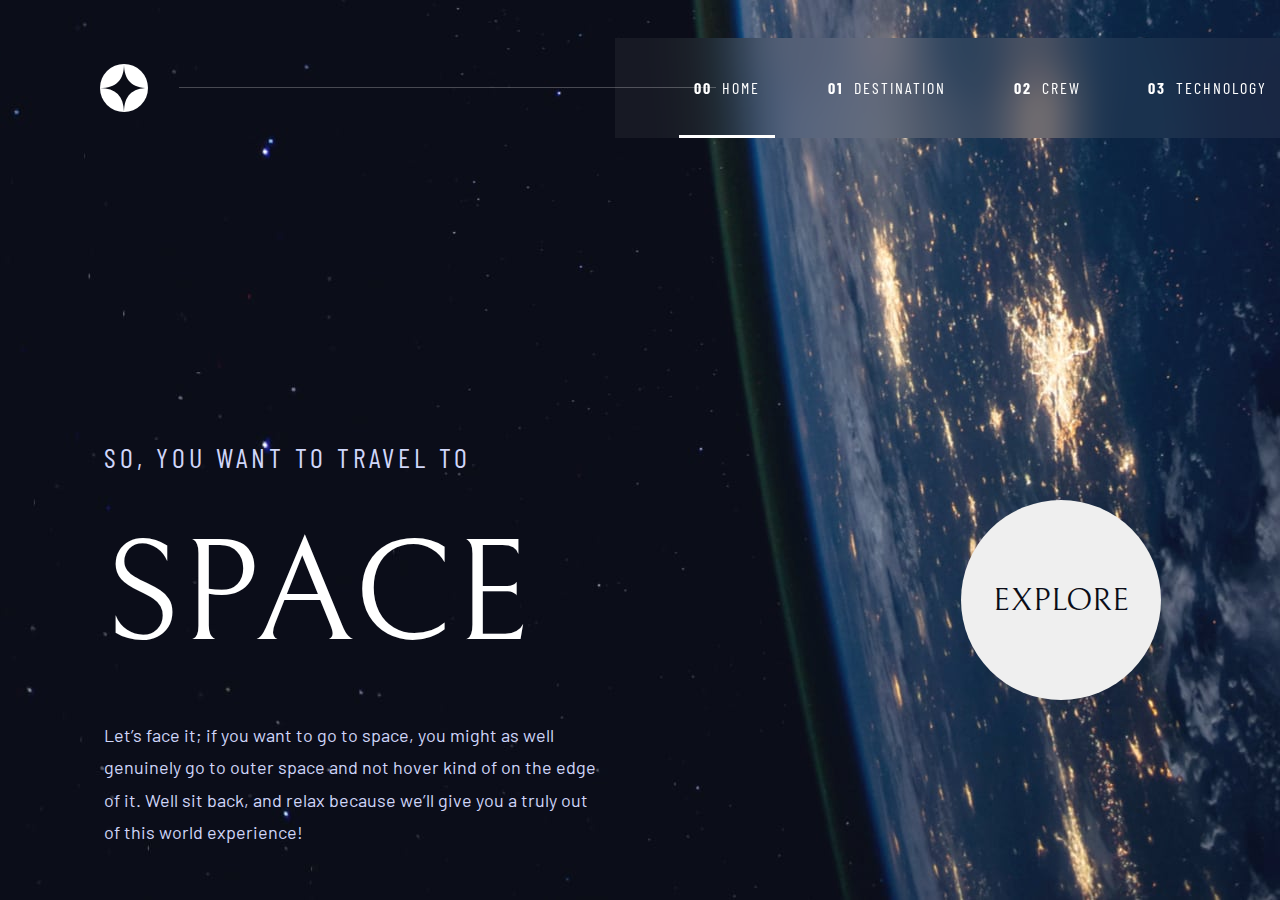
<file: index.html>
<!DOCTYPE html>
<html lang="en">

<head>
  <meta charset="UTF-8">
  <meta name="viewport" content="width=device-width, initial-scale=1.0">

  <link rel="icon" type="image/png" sizes="32x32" href="./assets/favicon-32x32.png">

  <link rel="stylesheet" href="./css-files/home-css.css">

  <link rel="preconnect" href="https://fonts.googleapis.com">
  <link rel="preconnect" href="https://fonts.gstatic.com" crossorigin>
  <link href="https://fonts.googleapis.com/css2?family=Bellefair&display=swap" rel="stylesheet">
  <link href="https://fonts.googleapis.com/css2?family=Barlow&display=swap" rel="stylesheet">
  <link href="https://fonts.googleapis.com/css2?family=Barlow+Condensed:wght@100;400&display=swap" rel="stylesheet">

  <title>Space Tourism Website by Jaime Contemprato</title>
</head>

<body>
  <header>
    <img src="./assets/shared/logo.svg" class="header-img">
    <hr>
    </hr>

    <nav id="mobile-nav-bar">
      <div id="close-nav" onclick="closeMobileNav()"></div>
      <ul>
        <li><a href="#" class="nav-link barlow-condensed-font text-preset-8 active"><span
              class="barlow-condensed-font text-preset-8-bold nav-number">00</span> HOME</a></li>
        <li><a href="destination.html" class="nav-link barlow-condensed-font text-preset-8"><span
              class="barlow-condensed-font text-preset-8-bold nav-number">01</span> DESTINATION</a></li>
        <li><a href="crew.html" class="nav-link barlow-condensed-font text-preset-8"><span
              class="barlow-condensed-font text-preset-8-bold nav-number">02</span> CREW</a></li>
        <li><a href="technology.html" class="nav-link barlow-condensed-font text-preset-8"><span
              class="barlow-condensed-font text-preset-8-bold nav-number">03</span> TECHNOLOGY</a></li>
      </ul>
    </nav>

    <nav class="nav-bar">
      <div id="toggle-nav" onclick="toggleMobileNav()"></div>
      <ul>
        <li class="active"><a href="#" class="nav-link barlow-condensed-font text-preset-8"><span
              class="barlow-condensed-font text-preset-8-bold nav-number">00</span> HOME</a></li>
        <li><a href="destination.html" class="nav-link barlow-condensed-font text-preset-8"><span
              class="barlow-condensed-font text-preset-8-bold nav-number">01</span> DESTINATION</a></li>
        <li><a href="crew.html" class="nav-link barlow-condensed-font text-preset-8"><span
              class="barlow-condensed-font text-preset-8-bold nav-number">02</span> CREW</a></li>
        <li><a href="technology.html" class="nav-link barlow-condensed-font text-preset-8"><span
              class="barlow-condensed-font text-preset-8-bold nav-number">03</span> TECHNOLOGY</a></li>
      </ul>
    </nav>
  </header>

  <main>
    <section class="main-text">
      <h1 class="sr-only">Space Tourism Website</h1>
      <p class="barlow-condensed-font text-preset-6 home-text text-1">So, you want to travel to</p>
      <p class="barlow-condensed-font text-preset-5 home-text text-2">So, you want to travel to</p>
      <p class="bellefair-font text-preset-1 home-text">Space</p>
      <p class="barlow-font text-preset-9 home-text">Let’s face it; if you want to go to space, you might as well genuinely go to
        outer space and not hover kind of on the edge of it. Well sit back, and relax
        because we’ll give you a truly out of this world experience!
      </p>
    </section>
    <section class="main-button">
      <h1 class="sr-only">Space Tourism Website</h1>
      <div id="button-aura"></div>
      <a href="destination.html">
        <button id="explore-btn" onselect="showButtonAura()"><span class="bellefair-font text-preset-4">Explore</span></button>
      </a>
    </section>
  </main>

  <script src="./javascript-files/home-js.js"></script>
</body>

</html>
</file>
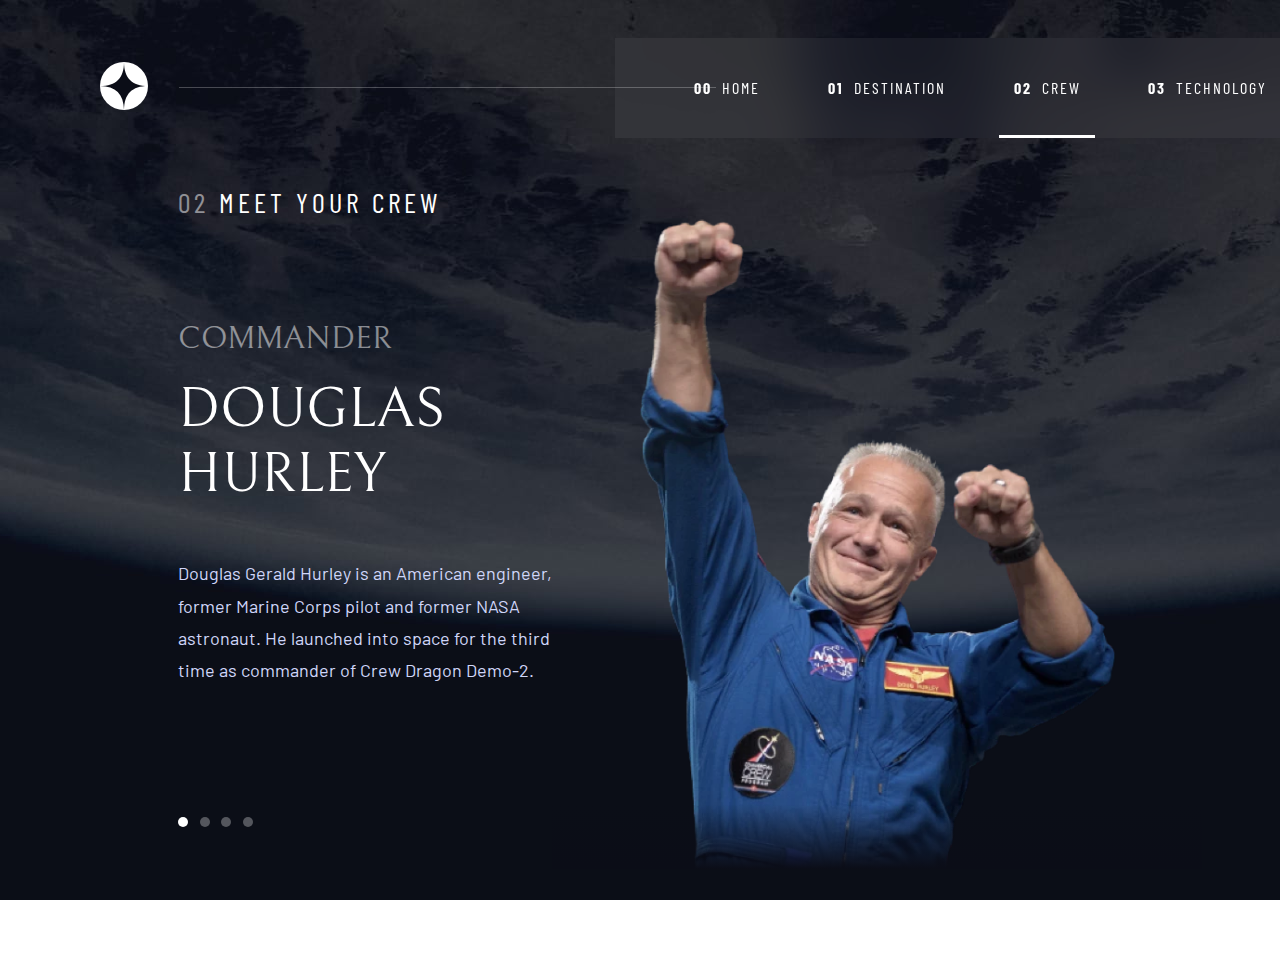
<file: crew.html>
<!DOCTYPE html>
<html lang="en">

<head>
  <meta charset="UTF-8">
  <meta name="viewport" content="width=device-width, initial-scale=1.0">

  <link rel="icon" type="image/png" sizes="32x32" href="./assets/favicon-32x32.png">

  <link rel="stylesheet" href="./css-files/crew-css.css">

  <link rel="preconnect" href="https://fonts.googleapis.com">
  <link rel="preconnect" href="https://fonts.gstatic.com" crossorigin>
  <link href="https://fonts.googleapis.com/css2?family=Bellefair&display=swap" rel="stylesheet">
  <link href="https://fonts.googleapis.com/css2?family=Barlow&display=swap" rel="stylesheet">
  <link href="https://fonts.googleapis.com/css2?family=Barlow+Condensed:wght@100;400&display=swap" rel="stylesheet">

  <title>Space Tourism Website by Jaime Contemprato</title>
</head>

<body>
  <header>
    <a href="index.html"><img src="./assets/shared/logo.svg" class="header-img"></a>
    <hr>
    </hr>

    <nav id="mobile-nav-bar">
      <div id="close-nav" onclick="closeMobileNav()"></div>
      <ul>
        <li><a href="index.html" class="nav-link barlow-condensed-font text-preset-8"><span
              class="barlow-condensed-font text-preset-8-bold nav-number">00</span> HOME</a></li>
        <li><a href="destination.html" class="nav-link barlow-condensed-font text-preset-8"><span
              class="barlow-condensed-font text-preset-8-bold nav-number">01</span> DESTINATION</a></li>
        <li><a href="#" class="nav-link barlow-condensed-font text-preset-8 active"><span
              class="barlow-condensed-font text-preset-8-bold nav-number">02</span> CREW</a></li>
        <li><a href="technology.html" class="nav-link barlow-condensed-font text-preset-8"><span
              class="barlow-condensed-font text-preset-8-bold nav-number">03</span> TECHNOLOGY</a></li>
      </ul>
    </nav>

    <nav class="nav-bar">
      <div id="toggle-nav" onclick="toggleMobileNav()"></div>
      <ul>
        <li><a href="index.html" class="nav-link barlow-condensed-font text-preset-8"><span
              class="barlow-condensed-font text-preset-8-bold nav-number">00</span> HOME</a></li>
        <li><a href="destination.html" class="nav-link barlow-condensed-font text-preset-8"><span
              class="barlow-condensed-font text-preset-8-bold nav-number">01</span> DESTINATION</a></li>
        <li class="active"><a href="#" class="nav-link barlow-condensed-font text-preset-8"><span
              class="barlow-condensed-font text-preset-8-bold nav-number">02</span> CREW</a></li>
        <li><a href="technology.html" class="nav-link barlow-condensed-font text-preset-8"><span
              class="barlow-condensed-font text-preset-8-bold nav-number">03</span> TECHNOLOGY</a></li>
      </ul>
    </nav>
  </header>

  <main>
    <p class="barlow-condensed-font text-preset-6 center-text text-1"><span class="half-opacity">02</span> Meet your crew</p>
    <p class="barlow-condensed-font text-preset-5 text-2"><span class="half-opacity">02</span> Meet your crew</p>

    <div class="crew-flex">
      <div class="crew-flex-2">
        <div class="crew-identity">
          <p class="bellefair-font text-preset-3 center-text half-opacity text-1" id="crew-role1"></p>
          <p class="bellefair-font text-preset-4 center-text half-opacity text-2" id="crew-role2"></p>
          <p class="bellefair-font text-preset-3 center-text" id="crew-name"></p>
        </div>
        <p class="barlow-font text-preset-9 crew-description center-text" id="crew-description"></p>
        <div class="crew-buttons"> 
          <button class="crew-btn" id="crew-btn1" onclick="getCrew1Data()"><span class="sr-only">1</span></button>
          <button class="crew-btn" id="crew-btn2" onclick="getCrew2Data()"><span class="sr-only">2</span></button>
          <button class="crew-btn" id="crew-btn3" onclick="getCrew3Data()"><span class="sr-only">3</span></button>
          <button class="crew-btn" id="crew-btn4" onclick="getCrew4Data()"><span class="sr-only">4</span></button>
        </div>
      </div>
      <div class="crew-flex-3">
        <div id="crew-image"></div>
      </div>
    </div>
  </main>
  
  <script src="./javascript-files/crew-js.js"></script>
</body>

</html>
</file>
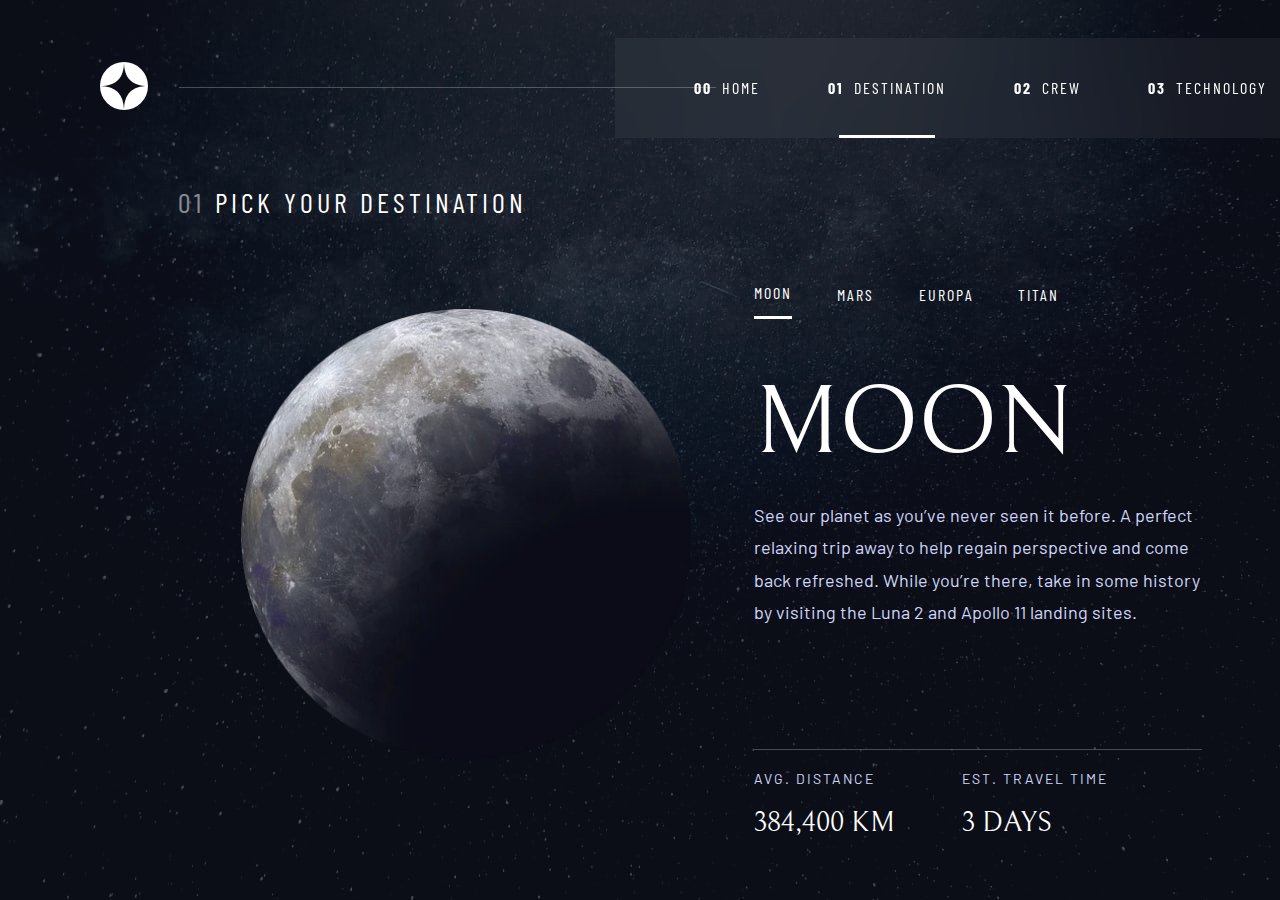
<file: destination.html>
<!DOCTYPE html>
<html lang="en">

<head>
  <meta charset="UTF-8">
  <meta name="viewport" content="width=device-width, initial-scale=1.0">

  <link rel="icon" type="image/png" sizes="32x32" href="./assets/favicon-32x32.png">

  <link rel="stylesheet" href="./css-files/destination-css.css">

  <link rel="preconnect" href="https://fonts.googleapis.com">
  <link rel="preconnect" href="https://fonts.gstatic.com" crossorigin>
  <link href="https://fonts.googleapis.com/css2?family=Bellefair&display=swap" rel="stylesheet">
  <link href="https://fonts.googleapis.com/css2?family=Barlow&display=swap" rel="stylesheet">
  <link href="https://fonts.googleapis.com/css2?family=Barlow+Condensed:wght@100;400&display=swap" rel="stylesheet">

  <title>Space Tourism Website by Jaime Contemprato</title>
</head>

<body>
  <header>
    <a href="index.html"><img src="./assets/shared/logo.svg" class="header-img"></a>
    <hr>
    </hr>

    <nav id="mobile-nav-bar">
      <div id="close-nav" onclick="closeMobileNav()"></div>
      <ul>
        <li><a href="index.html" class="nav-link barlow-condensed-font text-preset-8"><span
              class="barlow-condensed-font text-preset-8-bold nav-number">00</span> HOME</a></li>
        <li><a href="#" class="nav-link barlow-condensed-font text-preset-8 active"><span
              class="barlow-condensed-font text-preset-8-bold nav-number">01</span> DESTINATION</a></li>
        <li><a href="crew.html" class="nav-link barlow-condensed-font text-preset-8"><span
              class="barlow-condensed-font text-preset-8-bold nav-number">02</span> CREW</a></li>
        <li><a href="technology.html" class="nav-link barlow-condensed-font text-preset-8"><span
              class="barlow-condensed-font text-preset-8-bold nav-number">03</span> TECHNOLOGY</a></li>
      </ul>
    </nav>

    <nav class="nav-bar">
      <div id="toggle-nav" onclick="toggleMobileNav()"></div>
      <ul>
        <li><a href="index.html" class="nav-link barlow-condensed-font text-preset-8"><span
              class="barlow-condensed-font text-preset-8-bold nav-number">00</span> HOME</a></li>
        <li class="active"><a href="#" class="nav-link barlow-condensed-font text-preset-8"><span
              class="barlow-condensed-font text-preset-8-bold nav-number">01</span> DESTINATION</a></li>
        <li><a href="crew.html" class="nav-link barlow-condensed-font text-preset-8"><span
              class="barlow-condensed-font text-preset-8-bold nav-number">02</span> CREW</a></li>
        <li><a href="technology.html" class="nav-link barlow-condensed-font text-preset-8"><span
              class="barlow-condensed-font text-preset-8-bold nav-number">03</span> TECHNOLOGY</a></li>
      </ul>
    </nav>
  </header>

  <main>
    <p class="barlow-condensed-font text-preset-6 center-text text-1"><span class="destination-number">01</span> Pick your destination</p>
    <p class="barlow-condensed-font text-preset-5 text-2"><span class="destination-number">01</span> Pick your destination</p>

    <div class="destination-flex">
      <div id="destination-planet"></div>

      <div class="destination-flex-2">
        <div class="destination-choices">
          <button class="barlow-condensed-font text-preset-8 destination-choice" onclick="getMoonData()" id="moon-btn">Moon</button>
          <button class="barlow-condensed-font text-preset-8 destination-choice" onclick="getMarsData()" id="mars-btn">Mars</button>
          <button class="barlow-condensed-font text-preset-8 destination-choice" onclick="getEuropaData()" id="europa-btn">Europa</button>
          <button class="barlow-condensed-font text-preset-8 destination-choice" onclick="getTitanData()" id="titan-btn">Titan</button>
        </div>
        <p class="bellefair-font text-preset-2 center-text" id="destination-name"></p>
        <p class="barlow-font text-preset-9 center-text destination-text" id="destination-description"></p>
        <hr class="destination-hr"></hr>
        <div class="destination-calcs-main">
          <div class="destination-calcs">
            <p class="barlow-font text-preset-7 center-text">Avg. Distance</p>
            <p class="bellefair-font text-preset-6-desktop center-text" id="destination-distance"></p>
          </div>
          <div class="destination-calcs">
            <p class="barlow-font text-preset-7 center-text">Est. Travel Time</p>
            <p class="bellefair-font text-preset-6-desktop center-text" id="destination-time"></p>
          </div>
        </div>
      </div>
    </div>
  </main>
  
  <script src="./javascript-files/destination-js.js"></script>
</body>

</html>
</file>
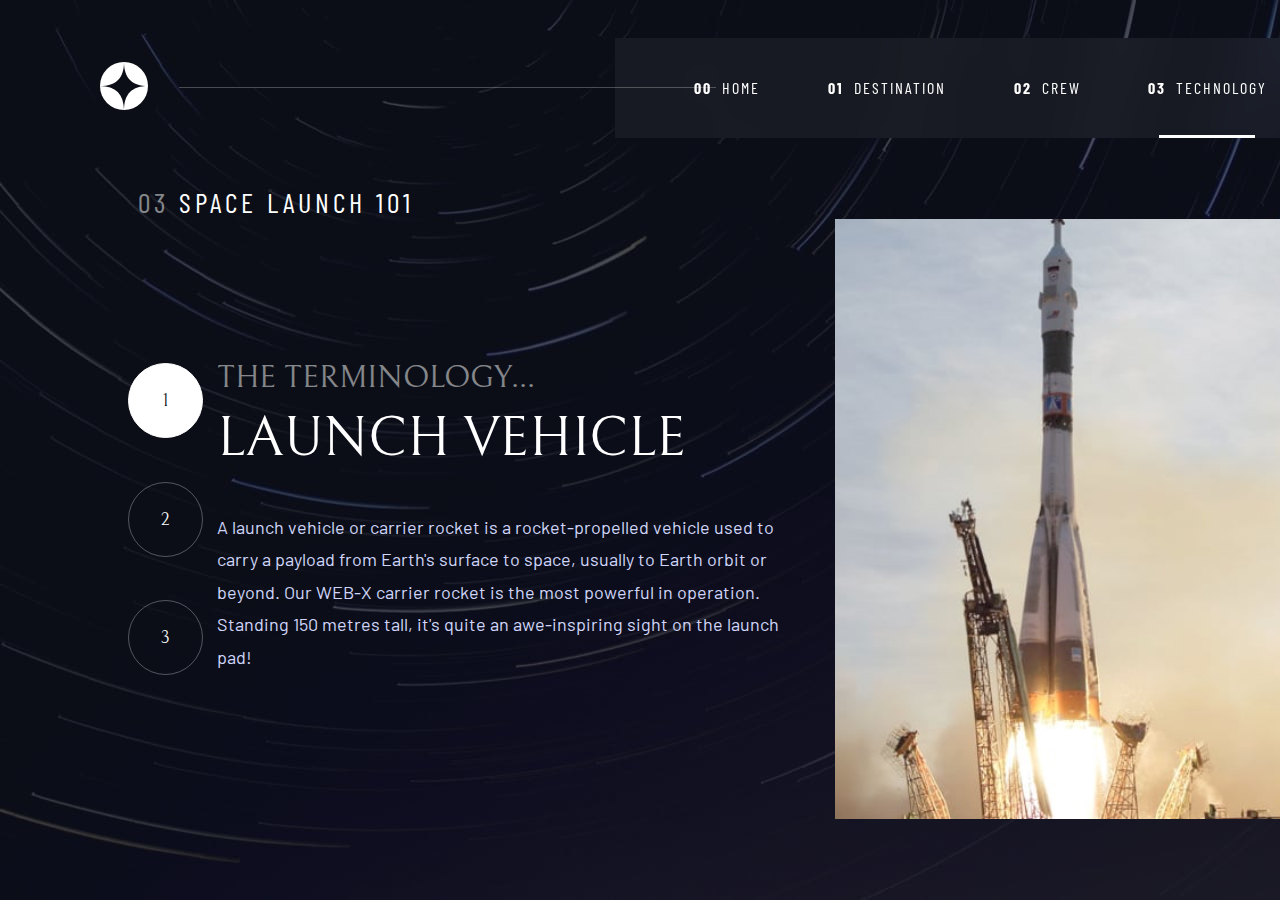
<file: technology.html>
<!DOCTYPE html>
<html lang="en">

<head>
  <meta charset="UTF-8">
  <meta name="viewport" content="width=device-width, initial-scale=1.0">

  <link rel="icon" type="image/png" sizes="32x32" href="./assets/favicon-32x32.png">

  <link rel="stylesheet" href="./css-files/technology-css.css">

  <link rel="preconnect" href="https://fonts.googleapis.com">
  <link rel="preconnect" href="https://fonts.gstatic.com" crossorigin>
  <link href="https://fonts.googleapis.com/css2?family=Bellefair&display=swap" rel="stylesheet">
  <link href="https://fonts.googleapis.com/css2?family=Barlow&display=swap" rel="stylesheet">
  <link href="https://fonts.googleapis.com/css2?family=Barlow+Condensed:wght@100;400&display=swap" rel="stylesheet">

  <title>Space Tourism Website by Jaime Contemprato</title>
</head>

<body>
  <header>
    <a href="index.html"><img src="./assets/shared/logo.svg" class="header-img"></a>
    <hr>
    </hr>

    <nav id="mobile-nav-bar">
      <div id="close-nav" onclick="closeMobileNav()"></div>
      <ul>
        <li><a href="index.html" class="nav-link barlow-condensed-font text-preset-8"><span
              class="barlow-condensed-font text-preset-8-bold nav-number">00</span> HOME</a></li>
        <li><a href="destination.html" class="nav-link barlow-condensed-font text-preset-8"><span
              class="barlow-condensed-font text-preset-8-bold nav-number">01</span> DESTINATION</a></li>
        <li><a href="crew.html" class="nav-link barlow-condensed-font text-preset-8"><span
              class="barlow-condensed-font text-preset-8-bold nav-number">02</span> CREW</a></li>
        <li><a href="#" class="nav-link barlow-condensed-font text-preset-8 active"><span
              class="barlow-condensed-font text-preset-8-bold nav-number">03</span> TECHNOLOGY</a></li>
      </ul>
    </nav>

    <nav class="nav-bar">
      <div id="toggle-nav" onclick="toggleMobileNav()"></div>
      <ul>
        <li><a href="index.html" class="nav-link barlow-condensed-font text-preset-8"><span
              class="barlow-condensed-font text-preset-8-bold nav-number">00</span> HOME</a></li>
        <li><a href="destination.html" class="nav-link barlow-condensed-font text-preset-8"><span
              class="barlow-condensed-font text-preset-8-bold nav-number">01</span> DESTINATION</a></li>
        <li><a href="crew.html" class="nav-link barlow-condensed-font text-preset-8"><span
              class="barlow-condensed-font text-preset-8-bold nav-number">02</span> CREW</a></li>
        <li class="active"><a href="#" class="nav-link barlow-condensed-font text-preset-8"><span
              class="barlow-condensed-font text-preset-8-bold nav-number">03</span> TECHNOLOGY</a></li>
      </ul>
    </nav>
  </header>

  <main>
    <p class="barlow-condensed-font text-preset-6 center-text text-1"><span class="half-opacity">03</span> Space launch 101</p>
    <p class="barlow-condensed-font text-preset-5 text-2"><span class="half-opacity">03</span> Space launch 101</p>
    <div class="tech-flex">
      <div id="tech-image"></div>
      <div class="tech-buttons"> 
        <button class="tech-btn bellefair-font text-preset-4-btn" id="tech-btn1" onclick="getTech1Data()"><span>1</span></button>
        <button class="tech-btn bellefair-font text-preset-4-btn" id="tech-btn2" onclick="getTech2Data()"><span>2</span></button>
        <button class="tech-btn bellefair-font text-preset-4-btn" id="tech-btn3" onclick="getTech3Data()"><span>3</span></button>
      </div>
      <div class="tech-flex-2">
        <div class="tech-terminology">
          <p class="bellefair-font text-preset-4 center-text half-opacity">The terminology...</p>
          <p class="bellefair-font text-preset-3 center-text" id="tech-name"></p>
        </div>
        <p class="barlow-font text-preset-9 tech-description center-text" id="tech-description"></p>
      </div>
    </div>
  </main>
  
  <script src="./javascript-files/technology-js.js"></script>
</body>

</html>
</file>
<file: css-files/home-css.css>
/* VARIABLES */
:root {
    --blue-900: #0B0D17;
    --blue-300: #D0D6F9;
    --white: #FFFFFF;
    --white-transparent: rgba(255, 255, 255, 0.05);
    --white-semi-transparent: rgba(255, 255, 255, 0.3);
}

/* REMOVE PADDING AND MARGIN */
* {
    margin: 0;
    padding: 0;
    box-sizing: border-box;
}

/* SCREEN READER */
.sr-only {
    position: absolute;
    width: 1px;
    height: 1px;
    padding: 0;
    margin: -1px;
    overflow: hidden;
    clip: rect(0, 0, 0, 0);
    white-space: nowrap;
    border: 0;
}

/* FONTS */
.bellefair-font {
    font-family: "Bellefair", serif;
    font-weight: 400;
    font-style: normal;
    color: var(--white);
}

.barlow-font {
    font-family: "Barlow", sans-serif;
    font-weight: 400;
    font-style: normal;
    color: var(--white);
}

.barlow-condensed-font {
    font-family: "Barlow Condensed", sans-serif;
    font-weight: 400;
    font-style: normal;
    color: var(--white);
}

/* TEXT PRESETS */
.text-preset-1 {
    font-size: 5rem;
    line-height: normal;
    letter-spacing: 0px;
    text-transform: uppercase;
}

.text-preset-2 {
    font-size: 3.5rem;
    line-height: normal;
    letter-spacing: 0px;
}

.text-preset-3 {
    font-size: 1.5rem;
    line-height: normal;
    letter-spacing: 0px;
}

.text-preset-4 {
    font-size: 1.125rem;
    line-height: normal;
    letter-spacing: 0px;
    color: var(--blue-900);
    text-transform: uppercase;
}

.text-preset-5 {
    /* USED STARTING FROM TABLET */
    font-size: 1.25rem;
    line-height: normal;
    letter-spacing: 4px;
    color: var(--blue-300);
    text-transform: uppercase;
}

.text-preset-6 {
    font-size: 1rem;
    line-height: normal;
    letter-spacing: 3px;
    color: var(--blue-300);
    text-transform: uppercase;
}

.text-preset-7 {
    /* USED STARTING FROM DESKTOP */
    font-size: 0.875rem;
    line-height: normal;
    letter-spacing: 2px;
}

.text-preset-8 {
    font-size: 0.875rem;
    line-height: normal;
    letter-spacing: 2px;
}

.text-preset-8-bold {
    /* USED STARTING FROM DESKTOP */
    font-size: 1rem;
    font-weight: bold;
    line-height: normal;
    letter-spacing: 2px;
}

.text-preset-9 {
    font-size: 0.938rem;
    line-height: 180%;
    letter-spacing: 0px;
    color: var(--blue-300);
}

body {
    background: url(../assets/home/background-home-mobile.jpg) no-repeat center center fixed;
    background-size: cover;
    height: 100%;
    color: var(--white);
    overflow-x: hidden;
    min-width: fit-content;
}

/* HOMEPAGE ELEMENTS */
header {
    display: flex;
    margin: 50px 0;
    padding-left: 50px;
    align-items: center;
    height: 75px;
    width: 100vw;
}

.nav-bar {
    right: 5%;
    position: fixed;

    .nav-number {
        margin-right: 10px;
    }

    ul {
        height: 100px;
        width: 50vw;
        display: flex;

        @media only screen and (max-width: 599px) {
            display: none;
        }
    }

    li {
        margin-left: 10%;
        list-style: none;
    }

    li a {
        display: block;
        height: 100px;
        text-decoration: none;
        display: flex;
        align-items: center;
        justify-content: center;
        transition: 3s;
    }

    @media only screen and (max-width: 599px) {
        #toggle-nav {
            width: 50px;
            height: 50px;
            background-image: url(../assets/shared/icon-hamburger.svg);
            background-repeat: no-repeat;
            background-position: center;
        }

        #toggle-nav:hover {
            cursor: pointer;
        }
    }
}

/* MOBILE NAV BAR */
@media only screen and (max-width: 599px) {
    .text-2 {
        display: none;
    }

    #mobile-nav-bar {
        z-index: 1;
        position: fixed;
        right: 0;
        top: 0;
        width: 65%;
        transform: translateX(100%);
        height: 100%;
        background-color: var(--white-transparent);
        backdrop-filter: blur(25px);
        transition: 0.5s;
    }

    .nav-number {
        margin-right: 10px;
    }

    ul {
        margin-top: 150px;
        display: block;
    }

    li {
        margin-left: 10%;
        list-style: none;
    }

    li a {
        display: block;
        height: 25px;
        text-decoration: none;
        display: flex;
        margin: 25px 0;
        transition: 0.3s;
        border-right: 0px solid var(--white-transparent);
    }

    li a:not(.active):hover {
        border-right: 4px solid var(--white-semi-transparent);
    }

    .active {
        border-right: 4px solid var(--white);
    }

    #close-nav {
        width: 50px;
        height: 50px;
        position: fixed;
        right: 5%;
        top: 2%;
        background-image: url(../assets/shared/icon-close.svg);
        background-repeat: no-repeat;
        background-position: center;
    }

    #close-nav:hover {
        cursor: pointer;
    }
}

hr {
    border: none;
}

.main-text {
    width: 85vw;
    height: 400px;
    margin: 50px auto;
}

.home-text {
    text-align: center;
    margin-top: 40px;
}

.main-button {
    width: 50vw;
    margin: 100px auto;
    display: flex;
    justify-content: center;
    align-items: center;
}

.main-button>a>button {
    width: 150px;
    height: 150px;
    border-radius: 50%;
    border: none;
    cursor: pointer;
}

#button-aura {
    width: 300px;
    height: 300px;
    border-radius: 50%;
    border: none;
    background-color: var(--white-transparent);
    background-position: center;
    position: absolute;
    z-index: -1;
    transition: 0.5s;
    opacity: 0;
}

@media only screen and (min-width: 600px) {
    /* TABLETS ONWARDS */
    #mobile-nav-bar {
        display: none;
    }

    .text-1 {
        display: none;
    }

    /* BODY */
    body {
        background: url(../assets/home/background-home-tablet.jpg) no-repeat center center fixed;
        background-size: cover;
        height: 100%;
    }

    /* TEXT PRESETS */
    .text-preset-1 {
        font-size: 9rem;
        line-height: normal;
        letter-spacing: 0px;
    }

    .text-preset-2 {
        font-size: 5rem;
        line-height: normal;
        letter-spacing: 0px;
    }

    .text-preset-3 {
        font-size: 2.5rem;
        line-height: normal;
        letter-spacing: 0px;
    }

    .text-preset-4 {
        font-size: 1.5rem;
        line-height: normal;
        letter-spacing: 0px;
    }

    .text-preset-6 {
        font-size: 1.75rem;
        line-height: normal;
        letter-spacing: 0px;
    }

    .text-preset-8 {
        font-size: 1rem;
        line-height: normal;
        letter-spacing: 2px;
    }

    .text-preset-9 {
        font-size: 1rem;
        line-height: 180%;
        letter-spacing: 0px;
    }

    /* DESIGN */
    header {
        display: flex;
        margin: 10px 0;
        align-items: center;
        height: 75px;
        width: 100vw;
    }

    main {
        margin-top: 80px;
    }

    .nav-bar {
        right: 0;
        position: fixed;
        background-color: var(--white-transparent);
        backdrop-filter: blur(25px);

        .nav-number {
            margin-right: 10px;
        }

        ul {
            height: 100px;
            width: 75vw;
            display: flex;
            flex-direction: row;
            justify-content: end;
            margin-right: 25px;
        }

        li {
            width: 15%;
            list-style: none;
        }

        li:not(.active):after {
            /* HOVER EFFECT 1 */
            content: '';
            display: block;
            margin: auto;
            height: 2px;
            width: 0px;
            background: transparent;
            transition: width .5s ease, background-color .5s ease;
        }

        li:not(.active):hover:after {
            /* HOVER EFFECT 2 */
            width: 100%;
            background: var(--white);
        }

        li a {
            display: block;
            height: 100px;
            text-decoration: none;
            display: flex;
            align-items: center;
            justify-content: center;
            transition: 3s;
        }

        .active {
            border-bottom: 3px solid var(--white);
        }
    }

    .main-button>a>button {
        width: 200px;
        height: 200px;
        border-radius: 50%;
        border: none;
        cursor: pointer;
    }
    
    #button-aura {
        width: 400px;
        height: 400px;
        border-radius: 50%;
        border: none;
        background-color: var(--white-transparent);
        background-position: center;
        position: absolute;
        z-index: -1;
        transition: 0.5s;
        opacity: 0;
    }
}

@media only screen and (min-width: 1025px) {

    /* DESKTOPS ONWARDS */
    /* BODY */
    body {
        background: url(../assets/home/background-home-desktop.jpg) no-repeat center center fixed;
        background-size: cover;
        height: 100%;
    }

    /* TEXT PRESETS */
    .text-preset-2 {
        font-size: 6rem;
        line-height: normal;
        letter-spacing: 0px;
    }

    .text-preset-3 {
        font-size: 3.5rem;
        line-height: normal;
        letter-spacing: 0px;
    }

    .text-preset-4 {
        font-size: 2rem;
        line-height: normal;
        letter-spacing: 0px;
    }

    .text-preset-5 {
        font-size: 1.75rem;
        line-height: normal;
        letter-spacing: 4px;
    }

    .text-preset-6 {
        font-size: 1.75rem;
        line-height: normal;
        letter-spacing: 0px;
    }

    .text-preset-8 {
        font-size: 1rem;
        line-height: normal;
        letter-spacing: 2px;
    }

    .text-preset-9 {
        font-size: 1.125rem;
        line-height: 180%;
        letter-spacing: 0px;
    }

    /* DESIGN */
    header {
        display: flex;
        margin: 50px 50px;
        align-items: center;
        height: 75px;
        width: 100vw;
    }

    .nav-bar {
        right: 0;
        position: fixed;
        background-color: var(--white-transparent);
        backdrop-filter: blur(25px);

        .nav-number {
            margin-right: 10px;
        }

        ul {
            height: 100px;
            width: 50vw;
            display: flex;
            flex-direction: row;
        }

        li {
            margin-left: 10%;
            list-style: none;
        }

        li:not(.active):after {
            /* HOVER EFFECT 1 */
            content: '';
            display: block;
            margin: auto;
            height: 2px;
            width: 0px;
            background: transparent;
            transition: width .5s ease, background-color .5s ease;
        }

        li:not(.active):hover:after {
            /* HOVER EFFECT 2 */
            width: 100%;
            background: var(--white);
        }
        
        li a {
            display: block;
            height: 100px;
            text-decoration: none;
            display: flex;
            align-items: center;
            justify-content: center;
            transition: 3s;
        }

        .active {
            border-bottom: 3px solid var(--white);
        }
    }

    hr {
        border: none;
        border-top: 1px solid #FFFFFF;
        opacity: 25%;
        width: 42vw;
        margin-left: 2.5%;
        z-index: 1;
        float: left;
    }

    main {
        margin-top: 25vh;
        display: flex;
    }

    .main-text {
        margin-left: 7.5%;
        width: 50vw;
    }

    .main-button {
        bottom: 0;
        right: 0;
    }

    .home-text {
        text-align: left;
        margin-top: 40px;
        width: 25vw;
        min-width: 500px;
    }
}
</file>
<file: css-files/crew-css.css>
/* VARIABLES */
:root {
    --blue-900: #0B0D17;
    --blue-300: #D0D6F9;
    --white: #FFFFFF;
    --white-transparent: rgba(255, 255, 255, 0.05);
    --white-semi-transparent: rgba(255, 255, 255, 0.3);
    --white-half-transparent: rgba(255, 255, 255, 0.6);
}

/* REMOVE PADDING AND MARGIN */
* { 
    margin: 0; 
    padding: 0; 
    box-sizing: border-box; 
} 

/* SCREEN READER */
.sr-only {
    position: absolute;
    width: 1px;
    height: 1px;
    padding: 0;
    margin: -1px;
    overflow: hidden;
    clip: rect(0, 0, 0, 0);
    white-space: nowrap;
    border: 0;
}

/* FONTS */
.bellefair-font {
    font-family: "Bellefair", serif;
    font-weight: 400;
    font-style: normal;
    color: var(--white);
}  

.barlow-font {
    font-family: "Barlow", sans-serif;
    font-weight: 400;
    font-style: normal;
    color: var(--white);
}

.barlow-condensed-font {
    font-family: "Barlow Condensed", sans-serif;
    font-weight: 400;
    font-style: normal;
    color: var(--white);
  }  

/* TEXT PRESETS */
.text-preset-1 {
    font-size: 5rem;
    line-height: normal;
    letter-spacing: 0px;
    text-transform: uppercase;
}

.text-preset-2 {
    font-size: 3.5rem;
    line-height: normal;
    letter-spacing: 0px;
}

.text-preset-3 {
    font-size: 1.5rem;
    line-height: normal;
    letter-spacing: 0px;
    text-transform: uppercase;
}

.text-preset-4 {
    font-size: 1.125rem;
    line-height: normal;
    letter-spacing: 0px;
    color: var(--blue-900);
    text-transform: uppercase;
}

.text-preset-5 { /* USED STARTING FROM TABLET */
    font-size: 1.25rem;
    line-height: normal;
    letter-spacing: 4px;
    text-transform: uppercase;
}

.text-preset-6 {
    font-size: 1rem;
    line-height: normal;
    letter-spacing: 3px;
    text-transform: uppercase;
}

.text-preset-7 { /* USED STARTING FROM DESKTOP */
    font-size: 0.875rem;
    line-height: normal;
    letter-spacing: 2px;
}

.text-preset-8 {
    font-size: 0.875rem;
    line-height: normal;
    letter-spacing: 2px;
}

.text-preset-8-bold { /* USED STARTING FROM DESKTOP */
    font-size: 1rem;
    font-weight: bold;
    line-height: normal;
    letter-spacing: 2px;
}

.text-preset-9 {
    font-size: 0.938rem;
    line-height: 180%;
    letter-spacing: 0px;
    color: var(--blue-300);
}

body {
    background: url(../assets/crew/background-crew-mobile.jpg) no-repeat center center fixed;
    background-size: cover;
    height: 100%;
    color: var(--white);
    overflow-x: hidden;
    min-width: fit-content;
}

/* HOMEPAGE ELEMENTS */
header {
    display: flex;
    margin: 50px 0;
    padding-left: 50px;
    align-items: center;
    height: 75px;
    width: 100vw;
}

.nav-bar {
    right: 5%;
    position: fixed;

    .nav-number {
        margin-right: 10px;
    }
    
    ul {
        height: 100px;
        width: 50vw;
        display: flex;

        @media only screen and (max-width: 599px) {
            display: none;
        }
    }
    
    li {
        margin-left: 10%;
        list-style: none;
    }

    li a {
        display: block;
        height: 100px;
        text-decoration: none;
        display: flex;
        align-items: center;
        justify-content: center;
        transition: 3s;
    }

    @media only screen and (max-width: 599px) {
        #toggle-nav {
            width: 50px;
            height: 50px;
            background-image: url(../assets/shared/icon-hamburger.svg);
            background-repeat: no-repeat;
            background-position: center;
        }

        #toggle-nav:hover {
            cursor: pointer;
        }
    }
}

/* MOBILE NAV BAR */
@media only screen and (max-width: 599px) {
    #mobile-nav-bar {
        z-index: 1;
        position: fixed;
        right: 0;
        top: 0;
        width: 65%;
        transform: translateX(100%);
        height: 100%;
        background-color: var(--white-transparent);
        backdrop-filter: blur(25px);
        transition: 0.5s;
    }

    .nav-number {
        margin-right: 10px;
    }

    ul {
        margin-top: 150px;
        display: block;
    }

    li {
        margin-left: 10%;
        list-style: none;
    }

    li a {
        display: block;
        height: 25px;
        text-decoration: none;
        display: flex;
        margin: 25px 0;
        transition: 0.3s;
        border-right: 0px solid var(--white-transparent);
    }

    li a:not(.active):hover {
        border-right: 4px solid var(--white-semi-transparent);
    }

    .active {
        border-right: 4px solid var(--white);
    }

    #close-nav {
        width: 50px;
        height: 50px;
        position: fixed;
        right: 5%;
        top: 2%;
        background-image: url(../assets/shared/icon-close.svg);
        background-repeat: no-repeat;
        background-position: center;
    }

    #close-nav:hover {
        cursor: pointer;
    }

    .text-2 {
        display: none;
    }
}

hr {
    border: none;
}

main {
    width: 80vw;
    height: 100%;
    margin: 0 auto;
}

.center-text {
    text-align: center;
    margin: 10px 0;
}

.half-opacity {
    opacity: 0.5;
}

.crew-identity {
    margin-top: 50px;
    margin-bottom: 50px;
}

.crew-description {
    height: 110px;  
    width: 80vw;
    margin: 0 auto;
}

.crew-buttons {
    margin: 50px auto;
    width: 30%;
    display: flex;
    flex-direction: row;
    justify-content: space-around;
}

.crew-btn {
    height: 10px;
    width: 10px;
    border-radius: 50%;
    border: none;
    background-color: var(--white-semi-transparent);
    transition: 0.5s;
}

.crew-btn:not(.crew-btn-active):hover {
    background-color: var(--white-half-transparent);
    cursor: pointer;
}

.crew-btn-active {
    height: 10px;
    width: 10px;
    border-radius: 50%;
    border: none;
    background-color: var(--white);
}

#crew-image {
    background-image: linear-gradient(transparent 90%, var(--blue-900) 100%), url(../assets/crew/image-douglas-hurley.webp);
    background-position: center;
    background-size: contain;
    background-repeat: no-repeat;
    height: 350px;
    width: 350px;
    margin: 25px auto;
}

@media only screen and (min-width: 600px) {
    /* TABLETS ONWARDS */
    #mobile-nav-bar {
        display: none;
    }

    .text-1 {
        display: none;
    }

    /* BODY */
    body {
        background: url(../assets/crew/background-crew-tablet.jpg) no-repeat center center fixed;
        background-size: cover;
        height: 100%;
    }

    /* TEXT PRESETS */
    .text-preset-1 {
        font-size: 9rem;
        line-height: normal;
        letter-spacing: 0px;
    }

    .text-preset-2 {
        font-size: 5rem;
        line-height: normal;
        letter-spacing: 0px;
    }

    .text-preset-3 {
        font-size: 2.5rem;
        line-height: normal;
        letter-spacing: 0px;
    }

    .text-preset-4 {
        font-size: 1.5rem;
        line-height: normal;
        letter-spacing: 0px;
        color: var(--white);
        text-transform: uppercase;
    }

    .text-preset-6 {
        font-size: 1.75rem;
        line-height: normal;
        letter-spacing: 0px;
    }

    .text-preset-8 {
        font-size: 1rem;
        line-height: normal;
        letter-spacing: 2px;
    }

    .text-preset-9 {
        font-size: 1rem;
        line-height: 180%;
        letter-spacing: 0px;
    }

    /* DESIGN */
    header {
        display: flex;
        margin: 10px 0;
        align-items: center;
        height: 75px;
        width: 100vw;
    }

    main {
        margin-top: 60px;
    }

    .nav-bar {
        right: 0;
        position: fixed;
        background-color: var(--white-transparent);
        backdrop-filter: blur(25px);

        .nav-number {
            margin-right: 10px;
        }

        ul {
            height: 100px;
            width: 75vw;
            display: flex;
            flex-direction: row;
            justify-content: end;
            margin-right: 25px;
        }

        li {
            width: 15%;
            list-style: none;
        }

        li:not(.active):after {
            /* HOVER EFFECT 1 */
            content: '';
            display: block;
            margin: auto;
            height: 2px;
            width: 0px;
            background: transparent;
            transition: width .5s ease, background-color .5s ease;
        }

        li:not(.active):hover:after {
            /* HOVER EFFECT 2 */
            width: 100%;
            background: var(--white);
        }

        li a {
            display: block;
            height: 100px;
            text-decoration: none;
            display: flex;
            align-items: center;
            justify-content: center;
            transition: 3s;
        }

        .active {
            border-bottom: 3px solid var(--white);
        }
    }

    #crew-image {
        height: 400px;
        width: 400px;
        margin: 25px auto;
    }
}

@media only screen and (min-width: 992px) { /* DESKTOPS ONWARDS */
    /* BODY */
    body {
        background: url(../assets/crew/background-crew-desktop.jpg) no-repeat center center fixed;
        background-size: cover;
        height: 100%;
    }

    /* TEXT PRESETS */
    .text-preset-2 {
        font-size: 6rem;
        line-height: normal;
        letter-spacing: 0px;
    }

    .text-preset-3 {
        font-size: 3.5rem;
        line-height: normal;
        letter-spacing: 0px;
    }

    .text-preset-4 {
        font-size: 2rem;
        line-height: normal;
        letter-spacing: 0px;
    }

    .text-preset-5 { 
        font-size: 1.75rem;
        line-height: normal;
        letter-spacing: 4px;
    }

    .text-preset-8 {
        font-size: 1rem;
        line-height: normal;
        letter-spacing: 2px;
    }

    .text-preset-9 {
        font-size: 1.125rem;
        line-height: 180%;
        letter-spacing: 0px;
    }

    /* DESIGN */
    header {
        display: flex;
        margin: 50px 50px;
        align-items: center;
        height: 75px;
        width: 100vw;
    }
    
    .nav-bar {
        right: 0;
        position: fixed;
        background-color: var(--white-transparent);
        backdrop-filter: blur(25px);

        .nav-number {
            margin-right: 10px;
        }
        
        ul {
            height: 100px;
            width: 50vw;
            display: flex;
            flex-direction: row;
        }
        
        li {
            margin-left: 10%;
            list-style: none;
        }
    
        li:not(.active):after {
            /* HOVER EFFECT 1 */
            content: '';
            display: block;
            margin: auto;
            height: 2px;
            width: 0px;
            background: transparent;
            transition: width .5s ease, background-color .5s ease;
        }

        li:not(.active):hover:after {
            /* HOVER EFFECT 2 */
            width: 100%;
            background: var(--white);
        }
        
        li a {
            display: block;
            height: 100px;
            text-decoration: none;
            display: flex;
            align-items: center;
            justify-content: center;
            transition: 3s;
        }

        .active {
            border-bottom: 3px solid var(--white);
        }
    }
    
    hr {
        border: none;
        border-top: 1px solid #FFFFFF;
        opacity: 25%;
        width: 42vw;
        margin-left: 2.5%;
        z-index: 1;
        float: left;
    }

    .center-text {
        text-align: left;
        margin: 20px 0;
    }

    .crew-description {
        width: 100%;
    }

    .crew-flex {
        display: flex;
        flex-direction: row;
    }

    .crew-flex-2 {
        width: 40vw;
        margin-top: 5%;
    }

    .crew-flex-3 {
        width: 60vw;
    }

    .crew-buttons {
        margin: 150px 0;
        width: 20%;
        display: flex;
        flex-direction: row;
        justify-content: space-between;
    }

    #crew-image {
        height: 650px;
        width: 650px;
        margin: 0 auto;
    }
}
</file>
<file: css-files/destination-css.css>
/* VARIABLES */
:root {
    --blue-900: #0B0D17;
    --blue-300: #D0D6F9;
    --white: #FFFFFF;
    --white-transparent: rgba(255, 255, 255, 0.05);
    --white-semi-transparent: rgba(255, 255, 255, 0.3);
}

/* REMOVE PADDING AND MARGIN */
* { 
    margin: 0; 
    padding: 0; 
    box-sizing: border-box; 
} 

/* SCREEN READER */
.sr-only {
    position: absolute;
    width: 1px;
    height: 1px;
    padding: 0;
    margin: -1px;
    overflow: hidden;
    clip: rect(0, 0, 0, 0);
    white-space: nowrap;
    border: 0;
}

/* FONTS */
.bellefair-font {
    font-family: "Bellefair", serif;
    font-weight: 400;
    font-style: normal;
    color: var(--white);
}  

.barlow-font {
    font-family: "Barlow", sans-serif;
    font-weight: 400;
    font-style: normal;
    color: var(--white);
}

.barlow-condensed-font {
    font-family: "Barlow Condensed", sans-serif;
    font-weight: 400;
    font-style: normal;
    color: var(--white);
  }  

/* TEXT PRESETS */
.text-preset-1 {
    font-size: 5rem;
    line-height: normal;
    letter-spacing: 0px;
    text-transform: uppercase;
}

.text-preset-2 {
    font-size: 3.5rem;
    line-height: normal;
    letter-spacing: 0px;
    text-transform: uppercase;
}

.text-preset-3 {
    font-size: 1.5rem;
    line-height: normal;
    letter-spacing: 0px;
}

.text-preset-4 {
    font-size: 1.125rem;
    line-height: normal;
    letter-spacing: 0px;
    color: var(--blue-900);
    text-transform: uppercase;
}

.text-preset-5 { /* USED STARTING FROM TABLET */
    font-size: 1.25rem;
    line-height: normal;
    letter-spacing: 4px;
    text-transform: uppercase;
}

.text-preset-6 {
    font-size: 1rem;
    line-height: normal;
    letter-spacing: 3px;
    text-transform: uppercase;
}

.text-preset-6-desktop {
    font-size: 1.75rem;
    line-height: normal;
    letter-spacing: 0px;
    text-transform: uppercase;
}

.text-preset-7 { /* USED STARTING FROM DESKTOP */
    font-size: 0.875rem;
    line-height: normal;
    letter-spacing: 2px;
    text-transform: uppercase;
    color: var(--blue-300);
}

.text-preset-8 {
    font-size: 0.875rem;
    line-height: normal;
    letter-spacing: 2px;
    text-transform: uppercase;
}

.text-preset-8-bold { /* USED STARTING FROM DESKTOP */
    font-size: 1rem;
    font-weight: bold;
    line-height: normal;
    letter-spacing: 2px;
}

.text-preset-9 {
    font-size: 0.938rem;
    line-height: 180%;
    letter-spacing: 0px;
    color: var(--blue-300);
}

body {
    background: url(../assets/destination/background-destination-mobile.jpg) no-repeat center center fixed;
    background-size: cover;
    height: 100%;
    color: var(--white);
    overflow-x: hidden;
    min-width: fit-content;
}

/* HOMEPAGE ELEMENTS */
header {
    display: flex;
    margin: 50px 0;
    padding-left: 50px;
    align-items: center;
    height: 75px;
    width: 100vw;
}

.nav-bar {
    right: 5%;
    position: fixed;

    .nav-number {
        margin-right: 10px;
    }
    
    ul {
        height: 100px;
        width: 50vw;
        display: flex;

        @media only screen and (max-width: 599px) {
            display: none;
        }
    }
    
    li {
        margin-left: 10%;
        list-style: none;
    }

    li a {
        display: block;
        height: 100px;
        text-decoration: none;
        display: flex;
        align-items: center;
        justify-content: center;
        transition: 3s;
    }

    @media only screen and (max-width: 599px) {
        #toggle-nav {
            width: 50px;
            height: 50px;
            background-image: url(../assets/shared/icon-hamburger.svg);
            background-repeat: no-repeat;
            background-position: center;
        }

        #toggle-nav:hover {
            cursor: pointer;
        }
    }
}

/* MOBILE NAV BAR */
@media only screen and (max-width: 599px) {
    .text-2 {
        display: none;
    }

    #mobile-nav-bar {
        z-index: 1;
        position: fixed;
        right: 0;
        top: 0;
        width: 65%;
        transform: translateX(100%);
        height: 100%;
        background-color: var(--white-transparent);
        backdrop-filter: blur(25px);
        transition: 0.5s;
    }

    .nav-number {
        margin-right: 10px;
    }

    ul {
        margin-top: 150px;
        display: block;
    }

    li {
        margin-left: 10%;
        list-style: none;
    }

    li a {
        display: block;
        height: 25px;
        text-decoration: none;
        display: flex;
        margin: 25px 0;
        transition: 0.3s;
        border-right: 0px solid var(--white-transparent);
    }

    li a:not(.active):hover {
        border-right: 4px solid var(--white-semi-transparent);
    }

    .active {
        border-right: 4px solid var(--white);
    }

    #close-nav {
        width: 50px;
        height: 50px;
        position: fixed;
        right: 5%;
        top: 2%;
        background-image: url(../assets/shared/icon-close.svg);
        background-repeat: no-repeat;
        background-position: center;
    }

    #close-nav:hover {
        cursor: pointer;
    }
}

hr {
    border-top: 1px solid var(--white);
    opacity: 25%;
}

main {
    width: 80vw;
    height: 100%;
    margin: 0 auto;
}

.center-text {
    text-align: center;
    margin: 20px 0;
}

.destination-number {
    opacity: 0.5;
}

#destination-planet {
    height: 175px;
    width: 175px;
    display: block;
    margin: 40px auto;
    background-size: cover;
    transition: 0.5s;
}

.destination-choices {
    display: flex;
    flex-direction: row;
    justify-content: space-around;
}

.destination-choice {
    height: 50px;
    transition: 0.2s;
    border: none;
    background: none;
    border-bottom: 0px solid var(--white-transparent);
}

.destination-choice:not(.destination-choice-selected):hover {
    border-bottom: 3px solid var(--white-semi-transparent);
    cursor: pointer;
}

.destination-choice-selected {
    height: 50px;
    transition: 0.2s;
    border: none;
    background: none;
    border-bottom: 3px solid var(--white);
}

.destination-text {
    height: 110px;
}

.destination-hr {
    border: none;
    border-top: 1px solid #FFFFFF;
    opacity: 25%;
    margin-top: 50px;
}

@media only screen and (min-width: 600px) {
    /* TABLETS ONWARDS */
    #mobile-nav-bar {
        display: none;
    }

    .text-1 {
        display: none;
    }

    /* BODY */
    body {
        background: url(../assets/destination/background-destination-tablet.jpg) no-repeat center center fixed;
        background-size: cover;
        height: 100%;
    }

    /* TEXT PRESETS */
    .text-preset-1 {
        font-size: 9rem;
        line-height: normal;
        letter-spacing: 0px;
    }

    .text-preset-2 {
        font-size: 5rem;
        line-height: normal;
        letter-spacing: 0px;
    }

    .text-preset-3 {
        font-size: 2.5rem;
        line-height: normal;
        letter-spacing: 0px;
    }

    .text-preset-4 {
        font-size: 1.5rem;
        line-height: normal;
        letter-spacing: 0px;
    }

    .text-preset-6 {
        font-size: 1.75rem;
        line-height: normal;
        letter-spacing: 0px;
    }

    .text-preset-8 {
        font-size: 1rem;
        line-height: normal;
        letter-spacing: 2px;
    }

    .text-preset-9 {
        font-size: 1rem;
        line-height: 180%;
        letter-spacing: 0px;
    }

    /* DESIGN */
    header {
        display: flex;
        margin: 10px 0;
        align-items: center;
        height: 75px;
        width: 100vw;
    }

    main {
        margin-top: 60px;
    }

    .nav-bar {
        right: 0;
        position: fixed;
        background-color: var(--white-transparent);
        backdrop-filter: blur(25px);

        .nav-number {
            margin-right: 10px;
        }

        ul {
            height: 100px;
            width: 75vw;
            display: flex;
            flex-direction: row;
            justify-content: end;
            margin-right: 25px;
        }

        li {
            width: 15%;
            list-style: none;
        }

        li:not(.active):after {
            /* HOVER EFFECT 1 */
            content: '';
            display: block;
            margin: auto;
            height: 2px;
            width: 0px;
            background: transparent;
            transition: width .5s ease, background-color .5s ease;
        }

        li:not(.active):hover:after {
            /* HOVER EFFECT 2 */
            width: 100%;
            background: var(--white);
        }

        li a {
            display: block;
            height: 100px;
            text-decoration: none;
            display: flex;
            align-items: center;
            justify-content: center;
            transition: 3s;
        }

        .active {
            border-bottom: 3px solid var(--white);
        }
    }

    #destination-planet {
        height: 250px;
        width: 250px;
        display: block;
        margin: 40px auto;
        background-size: cover;
        transition: 0.5s;
    }

    .destination-choices {
        width: 50vw;
        margin: 0 auto;
        display: flex;
        flex-direction: row;
        justify-content: space-around;
    }

    .destination-calcs-main {
        display: flex;
        flex-direction: row;
        justify-content: space-around;
    }
}

@media only screen and (min-width: 992px) { /* DESKTOPS ONWARDS */
    /* BODY */
    body {
        background: url(../assets/destination/background-destination-desktop.jpg) no-repeat center center fixed;
        background-size: cover;
        height: 100%;
    }

    /* TEXT PRESETS */
    .text-preset-2 {
        font-size: 6rem;
        line-height: normal;
        letter-spacing: 0px;
    }

    .text-preset-3 {
        font-size: 3.5rem;
        line-height: normal;
        letter-spacing: 0px;
    }

    .text-preset-4 {
        font-size: 2rem;
        line-height: normal;
        letter-spacing: 0px;
    }

    .text-preset-5 { 
        font-size: 1.75rem;
        line-height: normal;
        letter-spacing: 4px;
    }

    .text-preset-8 {
        font-size: 1rem;
        line-height: normal;
        letter-spacing: 2px;
    }

    .text-preset-9 {
        font-size: 1.125rem;
        line-height: 180%;
        letter-spacing: 0px;
    }

    /* DESIGN */
    header {
        display: flex;
        margin: 50px 50px;
        align-items: center;
        height: 75px;
        width: 100vw;
    }
    
    .nav-bar {
        right: 0;
        position: fixed;
        background-color: var(--white-transparent);
        backdrop-filter: blur(25px);

        .nav-number {
            margin-right: 10px;
        }
        
        ul {
            height: 100px;
            width: 50vw;
            display: flex;
            flex-direction: row;
        }
        
        li {
            margin-left: 10%;
            list-style: none;
        }
    
        li:not(.active):after {
            /* HOVER EFFECT 1 */
            content: '';
            display: block;
            margin: auto;
            height: 2px;
            width: 0px;
            background: transparent;
            transition: width .5s ease, background-color .5s ease;
        }

        li:not(.active):hover:after {
            /* HOVER EFFECT 2 */
            width: 100%;
            background: var(--white);
        }
        
        li a {
            display: block;
            height: 100px;
            text-decoration: none;
            display: flex;
            align-items: center;
            justify-content: center;
            transition: 3s;
        }

        .active {
            border-bottom: 3px solid var(--white);
        }
    }
    
    hr:not(.destination-hr) {
        border: none;
        border-top: 1px solid #FFFFFF;
        opacity: 25%;
        width: 42vw;
        margin-left: 2.5%;
        z-index: 1;
        float: left;
    }

    .destination-hr {
        border: none;
        border-top: 1px solid #FFFFFF;
        opacity: 25%;
    }

    .destination-flex {
        display: flex;
        flex-direction: row;
        margin-top: 50px;
    }

    .destination-flex-2 {
        width: 35vw;
    }

    .destination-choices {
        width: 100%;
        margin: 0 auto;
        margin-bottom: 50px;
        display: flex;
        flex-direction: row;
        justify-content: start;
        gap: 10%;
    }

    .center-text {
        text-align: left;
        margin: 20px 0;
    }

    .destination-calcs-main {
        display: flex;
        flex-direction: row;
        justify-content: start;
        gap: 15%;
    }

    .destination-text {
        height: 200px;
    }

    #destination-planet {
        height: 450px;
        width: 450px;
        display: block;
        margin: 40px auto;
        background-size: cover;
        transition: 0.5s;
    }
}
</file>
<file: css-files/technology-css.css>
/* VARIABLES */
:root {
    --blue-900: #0B0D17;
    --blue-300: #D0D6F9;
    --white: #FFFFFF;
    --white-transparent: rgba(255, 255, 255, 0.05);
    --white-semi-transparent: rgba(255, 255, 255, 0.3);
}

/* REMOVE PADDING AND MARGIN */
* { 
    margin: 0; 
    padding: 0; 
    box-sizing: border-box; 
} 

/* SCREEN READER */
.sr-only {
    position: absolute;
    width: 1px;
    height: 1px;
    padding: 0;
    margin: -1px;
    overflow: hidden;
    clip: rect(0, 0, 0, 0);
    white-space: nowrap;
    border: 0;
}

/* FONTS */
.bellefair-font {
    font-family: "Bellefair", serif;
    font-weight: 400;
    font-style: normal;
    color: var(--white);
}  

.barlow-font {
    font-family: "Barlow", sans-serif;
    font-weight: 400;
    font-style: normal;
    color: var(--white);
}

.barlow-condensed-font {
    font-family: "Barlow Condensed", sans-serif;
    font-weight: 400;
    font-style: normal;
    color: var(--white);
  }  

/* TEXT PRESETS */
.text-preset-1 {
    font-size: 5rem;
    line-height: normal;
    letter-spacing: 0px;
    text-transform: uppercase;
}

.text-preset-2 {
    font-size: 3.5rem;
    line-height: normal;
    letter-spacing: 0px;
}

.text-preset-3 {
    font-size: 1.5rem;
    line-height: normal;
    letter-spacing: 0px;
    text-transform: uppercase;
}

.text-preset-4 {
    font-size: 1.125rem;
    line-height: normal;
    letter-spacing: 0px;
    text-transform: uppercase;
}

.text-preset-4-btn {
    font-size: 1.125rem;
    line-height: normal;
    letter-spacing: 0px;
    color: var(--blue-900);
    text-transform: uppercase;
}

.text-preset-5 { /* USED STARTING FROM TABLET */
    font-size: 1.25rem;
    line-height: normal;
    letter-spacing: 4px;
    text-transform: uppercase;
    margin-left: 10%;
}

.text-preset-6 {
    font-size: 1rem;
    line-height: normal;
    letter-spacing: 3px;
    text-transform: uppercase;
}

.text-preset-7 { /* USED STARTING FROM DESKTOP */
    font-size: 0.875rem;
    line-height: normal;
    letter-spacing: 2px;
}

.text-preset-8 {
    font-size: 0.875rem;
    line-height: normal;
    letter-spacing: 2px;
}

.text-preset-8-bold { /* USED STARTING FROM DESKTOP */
    font-size: 1rem;
    font-weight: bold;
    line-height: normal;
    letter-spacing: 2px;
}

.text-preset-9 {
    font-size: 0.938rem;
    line-height: 180%;
    letter-spacing: 0px;
    color: var(--blue-300);
}

body {
    background: url(../assets/technology/background-technology-mobile.jpg) no-repeat center center fixed;
    background-size: cover;
    height: 100%;
    color: var(--white);
    overflow-x: hidden;
    min-width: fit-content;
}

/* HOMEPAGE ELEMENTS */
header {
    display: flex;
    margin: 50px 0;
    padding-left: 50px;
    align-items: center;
    height: 75px;
    width: 100vw;
}

.nav-bar {
    right: 5%;
    position: fixed;

    .nav-number {
        margin-right: 10px;
    }
    
    ul {
        height: 100px;
        width: 50vw;
        display: flex;

        @media only screen and (max-width: 599px) {
            display: none;
        }
    }
    
    li {
        margin-left: 10%;
        list-style: none;
    }

    li a {
        display: block;
        height: 100px;
        text-decoration: none;
        display: flex;
        align-items: center;
        justify-content: center;
        transition: 3s;
    }

    @media only screen and (max-width: 599px) {
        #toggle-nav {
            width: 50px;
            height: 50px;
            background-image: url(../assets/shared/icon-hamburger.svg);
            background-repeat: no-repeat;
            background-position: center;
        }

        #toggle-nav:hover {
            cursor: pointer;
        }
    }
}

/* MOBILE NAV BAR */
@media only screen and (max-width: 599px) {
    #mobile-nav-bar {
        z-index: 1;
        position: fixed;
        right: 0;
        top: 0;
        width: 65%;
        transform: translateX(100%);
        height: 100%;
        background-color: var(--white-transparent);
        backdrop-filter: blur(25px);
        transition: 0.5s;
    }

    .nav-number {
        margin-right: 10px;
    }

    ul {
        margin-top: 150px;
        display: block;
    }

    li {
        margin-left: 10%;
        list-style: none;
    }

    li a {
        display: block;
        height: 25px;
        text-decoration: none;
        display: flex;
        margin: 25px 0;
        transition: 0.3s;
        border-right: 0px solid var(--white-transparent);
    }

    li a:hover, li a:active {
        border-right: 4px solid var(--white-semi-transparent);
    }

    .active {
        border-right: 4px solid var(--white);
    }

    #close-nav {
        width: 50px;
        height: 50px;
        position: fixed;
        right: 5%;
        top: 2%;
        background-image: url(../assets/shared/icon-close.svg);
        background-repeat: no-repeat;
        background-position: center;
    }

    #close-nav:hover {
        cursor: pointer;
    }

    .text-2 {
        display: none;
    }
}

hr {
    border: none;
}

main {
    width: 100%;
    height: 100%;
    margin: 0 auto;
}

.center-text {
    text-align: center;
    margin: 10px 0;
}

.half-opacity {
    opacity: 0.5;
}

#tech-image {
    background-image: url(../assets/technology/image-launch-vehicle-portrait.jpg);
    width: 100%;
    height: 300px;
    background-position: center;
    background-size: cover;
    background-repeat: no-repeat;
    margin-top: 40px;
}

.tech-buttons {
    margin: 30px auto;
    width: 50%;
    display: flex;
    flex-direction: row;
    justify-content: space-around;
}

.tech-btn {
    height: 50px;
    width: 50px;
    border-radius: 50%;
    border: 1px solid var(--white-semi-transparent); 
    background-color: transparent;
    color: var(--white);
    transition: 0.5s;
}

.tech-btn:not(.tech-btn-active):hover {
    border: 1px solid var(--white); 
    cursor: pointer;
}

.tech-btn-active {
    height: 50px;
    width: 50px;
    border-radius: 50%;
    border: 1px solid var(--white); 
    background-color: var(--white);
    color: var(--blue-900);
}

.tech-terminology {
    margin: 40px 0;
}

.tech-description {
    height: 110px;  
    width: 80vw;
    margin: 0 auto;
}

@media only screen and (min-width: 600px) {
    /* TABLETS ONWARDS */
    #mobile-nav-bar {
        display: none;
    }

    .text-1 {
        display: none;
    }

    /* BODY */
    body {
        background: url(../assets/technology/background-technology-tablet.jpg) no-repeat center center fixed;
        background-size: cover;
        height: 100%;
    }

    /* TEXT PRESETS */
    .text-preset-1 {
        font-size: 9rem;
        line-height: normal;
        letter-spacing: 0px;
    }

    .text-preset-2 {
        font-size: 5rem;
        line-height: normal;
        letter-spacing: 0px;
    }

    .text-preset-3 {
        font-size: 2.5rem;
        line-height: normal;
        letter-spacing: 0px;
    }

    .text-preset-4 {
        font-size: 1.5rem;
        line-height: normal;
        letter-spacing: 0px;
        color: var(--white);
        text-transform: uppercase;
    }

    .text-preset-6 {
        font-size: 1.75rem;
        line-height: normal;
        letter-spacing: 0px;
    }

    .text-preset-8 {
        font-size: 1rem;
        line-height: normal;
        letter-spacing: 2px;
    }

    .text-preset-9 {
        font-size: 1rem;
        line-height: 180%;
        letter-spacing: 0px;
    }

    /* DESIGN */
    header {
        display: flex;
        margin: 10px 0;
        align-items: center;
        height: 75px;
        width: 100vw;
    }

    main {
        margin-top: 60px;
    }

    .nav-bar {
        right: 0;
        position: fixed;
        background-color: var(--white-transparent);
        backdrop-filter: blur(25px);

        .nav-number {
            margin-right: 10px;
        }

        ul {
            height: 100px;
            width: 75vw;
            display: flex;
            flex-direction: row;
            justify-content: end;
            margin-right: 25px;
        }

        li {
            width: 15%;
            list-style: none;
        }

        li:not(.active):after {
            /* HOVER EFFECT 1 */
            content: '';
            display: block;
            margin: auto;
            height: 2px;
            width: 0px;
            background: transparent;
            transition: width .5s ease, background-color .5s ease;
        }

        li:not(.active):hover:after {
            /* HOVER EFFECT 2 */
            width: 100%;
            background: var(--white);
        }

        li a {
            display: block;
            height: 100px;
            text-decoration: none;
            display: flex;
            align-items: center;
            justify-content: center;
            transition: 3s;
        }

        .active {
            border-bottom: 3px solid var(--white);
        }
    }

    #tech-image {
        background-image: url(../assets/technology/image-launch-vehicle-portrait.jpg);
        width: 100%;
        height: 350px;
        background-position: center;
        background-size: cover;
        background-repeat: no-repeat;
        margin-top: 40px;
    }

    .tech-buttons {
        margin: 30px auto;
        width: 35%;
        display: flex;
        flex-direction: row;
        justify-content: space-around;
    }
}

@media only screen and (min-width: 992px) { /* DESKTOPS ONWARDS */
    /* BODY */
    body {
        background: url(../assets/technology/background-technology-desktop.jpg) no-repeat center center fixed;
        background-size: cover;
        height: 100%;
    }

    /* TEXT PRESETS */
    .text-preset-2 {
        font-size: 6rem;
        line-height: normal;
        letter-spacing: 0px;
    }

    .text-preset-3 {
        font-size: 3.5rem;
        line-height: normal;
        letter-spacing: 0px;
    }

    .text-preset-4 {
        font-size: 2rem;
        line-height: normal;
        letter-spacing: 0px;
    }

    .text-preset-5 { 
        font-size: 1.75rem;
        line-height: normal;
        letter-spacing: 4px;
    }

    .text-preset-8 {
        font-size: 1rem;
        line-height: normal;
        letter-spacing: 2px;
    }

    .text-preset-9 {
        font-size: 1.125rem;
        line-height: 180%;
        letter-spacing: 0px;
    }

    /* DESIGN */
    header {
        display: flex;
        margin: 50px 50px;
        align-items: center;
        height: 75px;
        width: 100vw;
    }
    
    .nav-bar {
        right: 0;
        position: fixed;
        background-color: var(--white-transparent);
        backdrop-filter: blur(25px);

        .nav-number {
            margin-right: 10px;
        }
        
        ul {
            height: 100px;
            width: 50vw;
            display: flex;
            flex-direction: row;
        }
        
        li {
            margin-left: 10%;
            list-style: none;
        }
    
        li:not(.active):after {
            /* HOVER EFFECT 1 */
            content: '';
            display: block;
            margin: auto;
            height: 2px;
            width: 0px;
            background: transparent;
            transition: width .5s ease, background-color .5s ease;
        }

        li:not(.active):hover:after {
            /* HOVER EFFECT 2 */
            width: 100%;
            background: var(--white);
        }
        
        li a {
            display: block;
            height: 100px;
            text-decoration: none;
            display: flex;
            align-items: center;
            justify-content: center;
            transition: 3s;
        }

        .active {
            border-bottom: 3px solid var(--white);
        }
    }
    
    hr {
        border: none;
        border-top: 1px solid #FFFFFF;
        opacity: 25%;
        width: 42vw;
        margin-left: 2.5%;
        z-index: 1;
        float: left;
    }

    .tech-flex {
        display: flex;
        flex-direction: row;
        width: 100vw;
        gap: 25px;
        justify-content: space-between;
    }

    .tech-flex :nth-child(1){
        order: 1;
    }

    .tech-buttons {
        display: flex;
        flex-direction: column;
        justify-content: space-evenly;
        margin: auto 0;
        margin-left: 10%;
        height: 400px;
        width: 5%;
    }

    .tech-buttons :nth-child(1) {
        order: 1;
    }

    .tech-buttons :nth-child(2) {
        order: 2;
    }

    .tech-buttons :nth-child(3) {
        order: 3;
    }

    .tech-flex-2 {
        height: 400px;
        width: 800px;
        margin: auto 0;
        min-width: 500px;
    }

    #tech-image {
        background-image: url(../assets/technology/image-launch-vehicle-portrait.jpg);
        width: 600px;
        height: 600px;
        background-position: center;
        background-size: cover;
        background-repeat: no-repeat;
        margin-top: 0;
    }

    .tech-description {
        width: 100%;
        height: 100%;
    }

    .tech-btn {
        height: 75px;
        width: 75px;
        border-radius: 50%;
        border: 1px solid var(--white-semi-transparent); 
        background-color: transparent;
        color: var(--white);
        transition: 0.5s;
        margin: 0 auto;
    }
    
    .tech-btn-active {
        height: 75px;
        width: 75px;
        border-radius: 50%;
        border: 1px solid var(--white); 
        background-color: var(--white);
        color: var(--blue-900);
    }

    .center-text {
        text-align: left;
    }
}
</file>
